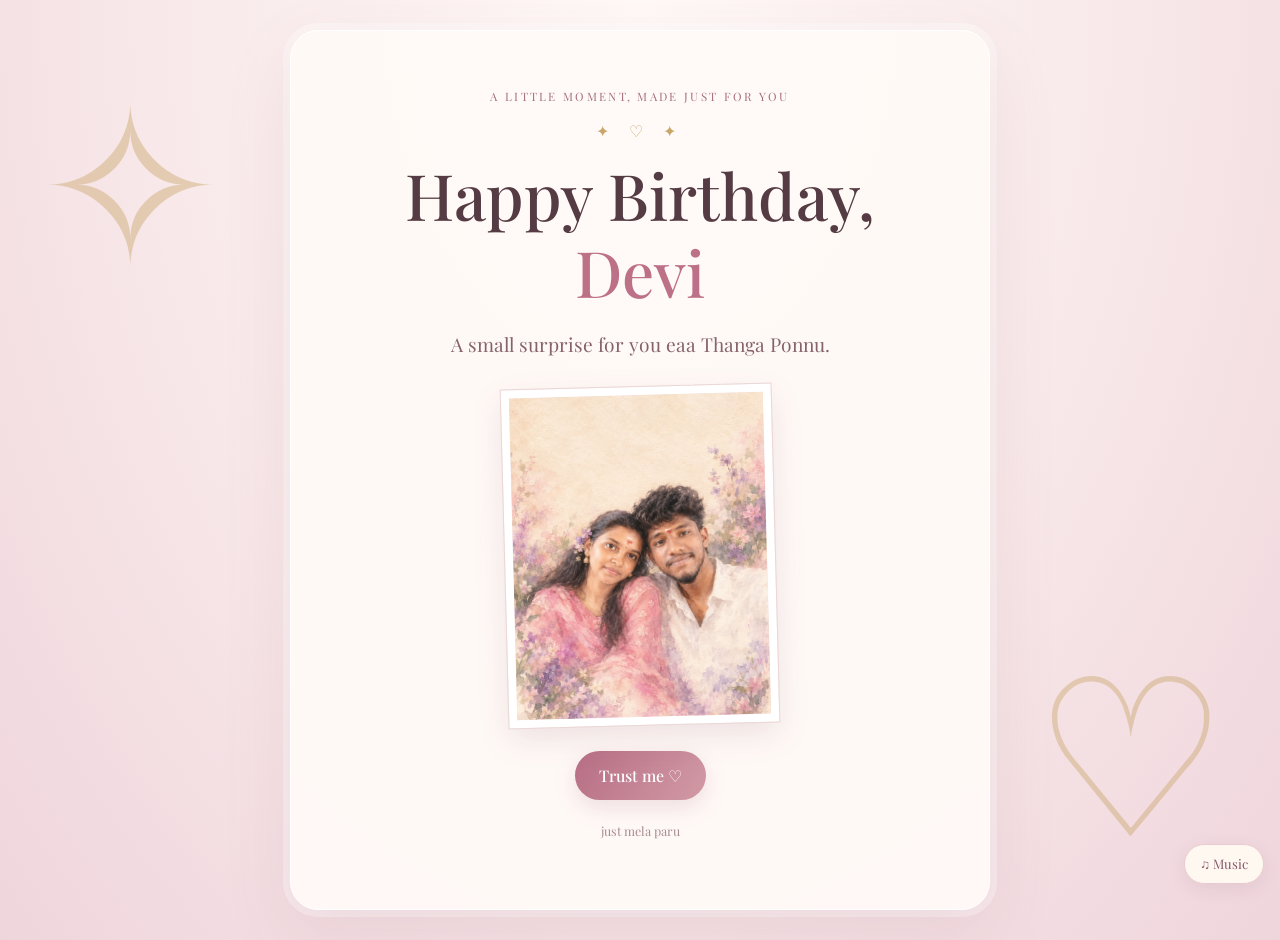
<file: index.html>
<!DOCTYPE html>
<html lang="en">
<head>
  <meta charset="UTF-8">
  <meta name="viewport" content="width=device-width, initial-scale=1.0">
  <title>A Little Birthday Surprise</title>
  <link rel="stylesheet" href="style.css">
  <script src="script.js" defer></script>
</head>
<body class="page page-home">
  <main class="card hero">
    <p class="eyebrow">A little moment, made just for you</p>
    <div class="ornament">✦ ♡ ✦</div>
    <h1>Happy Birthday,
       <span>Devi</span></h1>
    <p class="lead">A small surprise for you eaa Thanga Ponnu.</p>
    <div class="photo-frame">
      <img src="thango.jpg" alt="Our favourite memory" onerror="this.style.display='none';this.nextElementSibling.style.display='grid'">
      <span class="photo-placeholder">Add your favourite photo<br><small>Replace assets/cover.jpg</small></span>
    </div>
    <a class="button" href="letter.html"> <span>Trust me ♡</span></a>
    <p class="tiny">just mela paru</p>
  </main>
  <button class="music-toggle" data-music-toggle aria-label="Play or pause background music">♫ Music</button>
  <audio id="bgMusic" loop preload="none"><source src="assets/birthday.mp3" type="audio/mpeg"></audio>
</body>
</html>
</file>
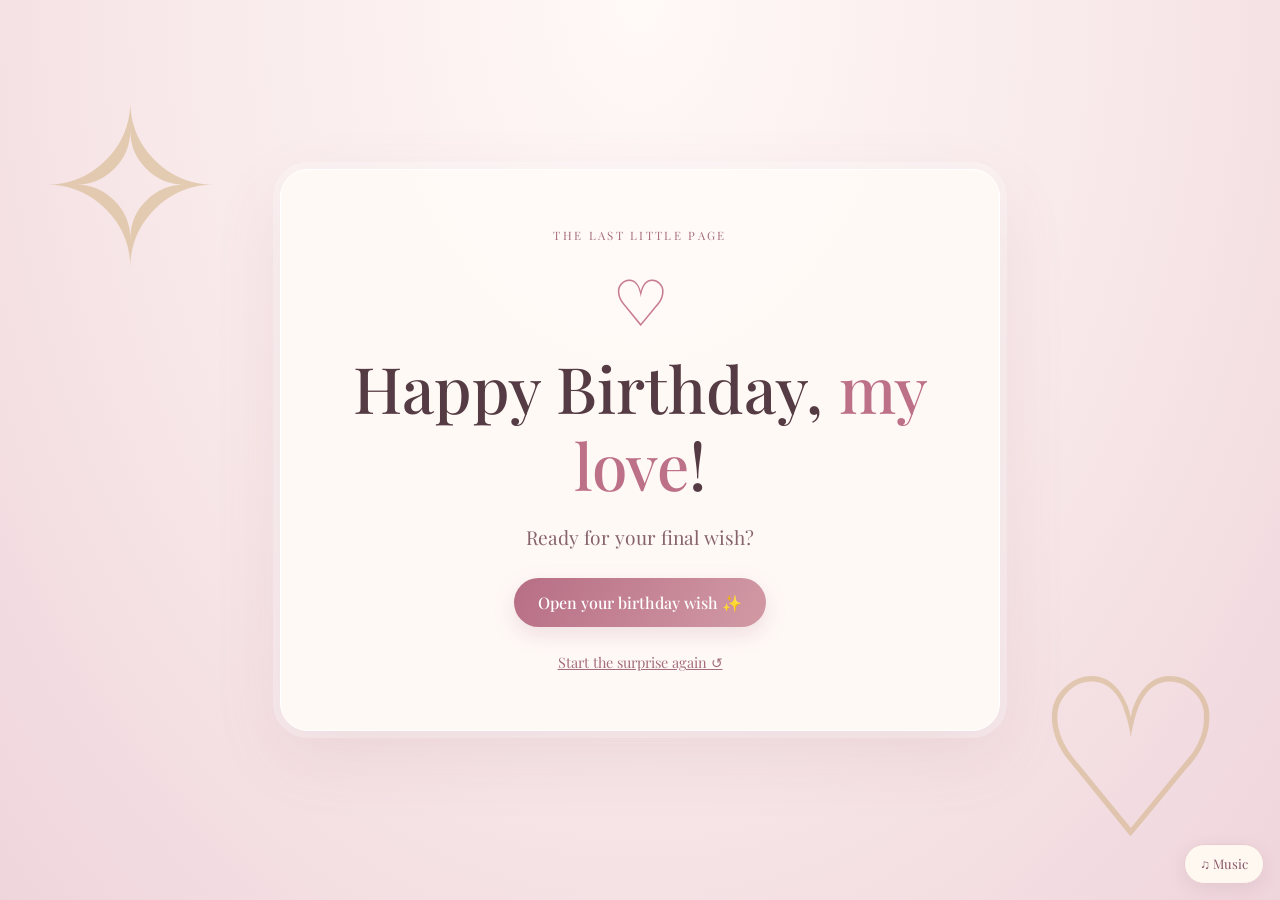
<file: final.html>
<!DOCTYPE html>
<html lang="en">
<head>
  <meta charset="UTF-8"><meta name="viewport" content="width=device-width, initial-scale=1.0">
  <title>Your Final Surprise</title><link rel="stylesheet" href="style.css"><script src="script.js" defer></script>
</head>
<body class="page final-page">
  <main class="card final-card">
    <p class="eyebrow">The last little page</p>
    <div class="big-heart">♡</div>
    <h1>Happy Birthday, <span data-name>my love</span>!</h1>
    <p class="lead">Ready for your final wish?</p>
    <button class="button" id="revealFinal">Open your birthday wish ✨</button>
    <section id="finalMessage" class="final-message" hidden>
      <h2>May your dreams bloom beautifully.</h2>
      <p>May you always find reasons to laugh, people who treat you gently, courage for every new beginning, and little moments that make life feel magical.</p>
      <p>Today is all about celebrating you. Have the loveliest birthday. 💗</p>
      <p class="signature">With so much care, always wishing you the best ♡</p>
      <div class="confetti" aria-hidden="true">✦ ✧ ♡ ✦ ✧ ♡ ✦</div>
    </section>
    <a class="text-link" href="index.html">Start the surprise again ↺</a>
  </main>
  <button class="music-toggle" data-music-toggle aria-label="Play or pause background music">♫ Music</button>
  <audio id="bgMusic" loop preload="none"><source src="assets/birthday.mp3" type="audio/mpeg"></audio>
</body>
</html>
</file>
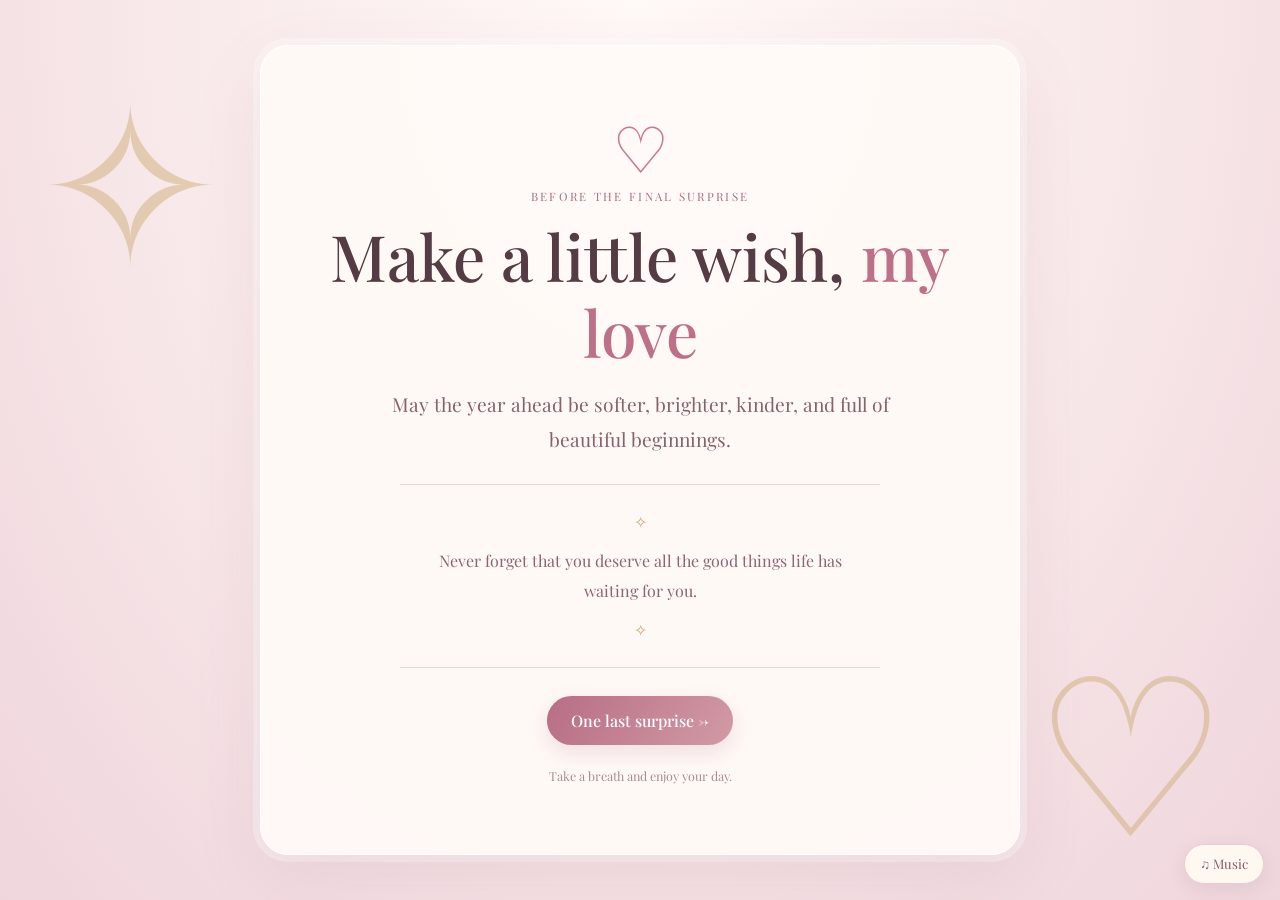
<file: interlude.html>
<!DOCTYPE html>
<html lang="en">
<head>
  <meta charset="UTF-8"><meta name="viewport" content="width=device-width, initial-scale=1.0">
  <title>A Wish For You</title><link rel="stylesheet" href="style.css"><script src="script.js" defer></script>
</head>
<body class="page">
  <main class="card interlude-page">
    <div class="floating-heart">♡</div>
    <p class="eyebrow">Before the final surprise</p>
    <h1>Make a little wish, <span data-name>my love</span></h1>
    <p class="lead">May the year ahead be softer, brighter, kinder, and full of beautiful beginnings.</p>
    <div class="wish-box"><span>✧</span><p>Never forget that you deserve all the good things life has waiting for you.</p><span>✧</span></div>
    <a class="button" href="final.html">One last surprise →</a>
    <p class="tiny">Take a breath and enjoy your day.</p>
  </main>
  <button class="music-toggle" data-music-toggle aria-label="Play or pause background music">♫ Music</button>
  <audio id="bgMusic" loop preload="none"><source src="assets/birthday.mp3" type="audio/mpeg"></audio>
</body>
</html>
</file>
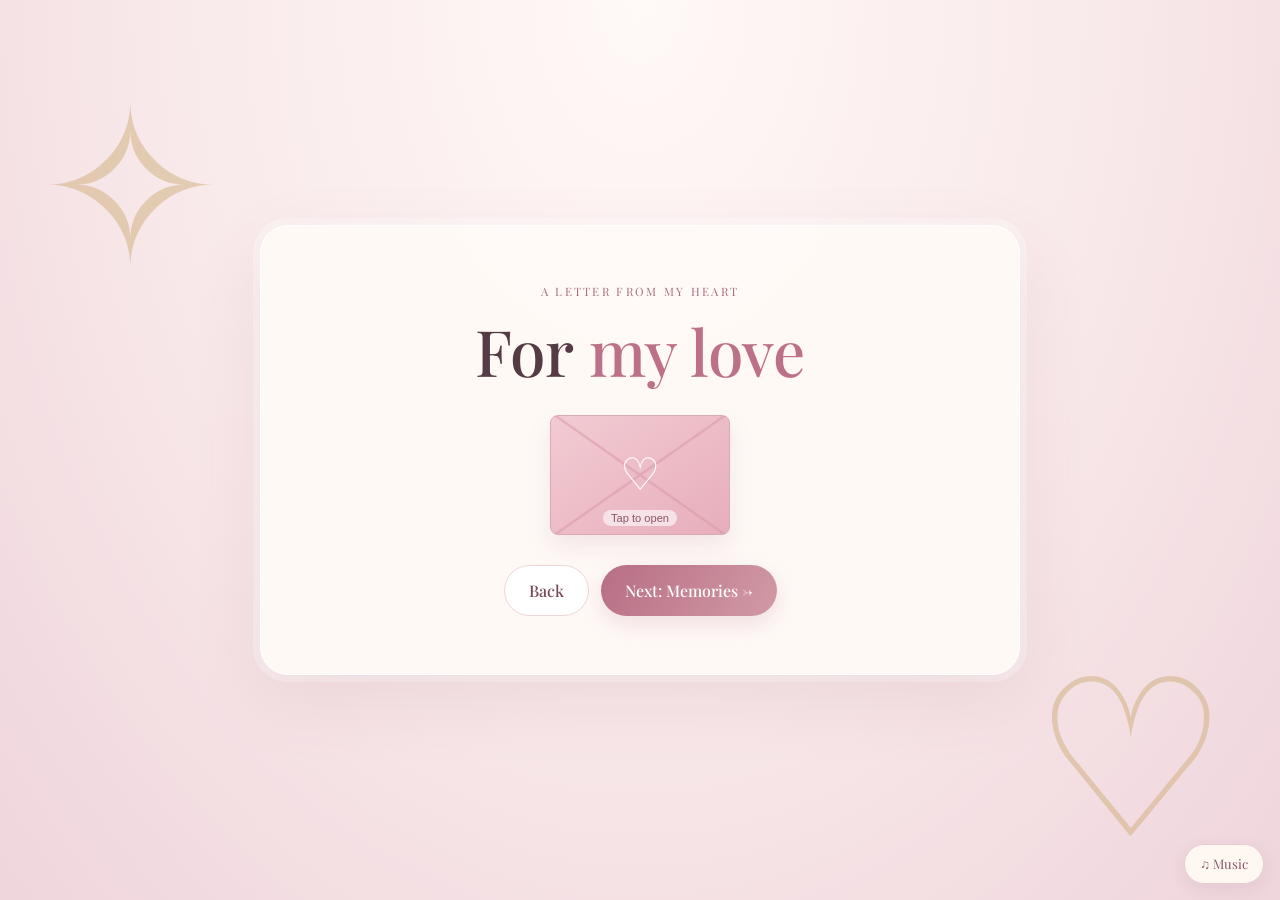
<file: letter.html>
<!DOCTYPE html>
<html lang="en">
<head>
  <meta charset="UTF-8"><meta name="viewport" content="width=device-width, initial-scale=1.0">
  <title>A Letter For You</title><link rel="stylesheet" href="style.css"><script src="script.js" defer></script>
</head>
<body class="page">
  <main class="card letter-page">
    <p class="eyebrow">A letter from my heart</p>
    <h1>For <span data-name>my love</span></h1>
    <button class="envelope" id="openEnvelope" aria-label="Open the birthday letter"><span>♡</span><small>Tap to open</small></button>
    <article class="letter-content" id="letterContent" hidden>
      <p>Happy birthday Devi. 💗</p>
      <p>inaki fulla ethana vati venalum sollu va salikama enoda wisha vagikoo muaa 💋</p>
      <p>I hope this new year of your life brings you gentle days, beautiful surprises, brave dreams, and countless reasons to smile. You deserve kindness, peace, and happiness—not just today, but every day i give it all.</p>
      <p>na unoda intha b'day va romba sp la na ona akanumnu nanakira di more memorys tharanumni nanakira.na unaku evlo memorys thara mudiumo avlo vaum tharuva di .enaku epaum unoda antha kanam siricha pothum</p>
      <p>May your birthday feel warm, magical, and full of love.</p>
      <p>but  sela nerathula na panurathu unaku pudikama irukalam na enala mudicha alavuku elathaum unagaka mathikura di </p>
      <p class="signature">i love you devi, ♡</p>
    </article>
    <nav class="nav-links"><a class="button secondary" href="index.html">Back</a><a class="button" href="memories.html">Next: Memories →</a></nav>
  </main>
  <button class="music-toggle" data-music-toggle aria-label="Play or pause background music">♫ Music</button>
  <audio id="bgMusic" loop preload="none"><source src="birthday.mp3" type="audio/mpeg"></audio>
</body>
</html>
</file>
<file: style.css>
@import url('https://fonts.googleapis.com/css2?family=Caveat:wght@500;600&family=Playfair+Display:wght@400;500;600;700&display=swap');
:root{--rose:#bd7188;--deep:#764653;--gold:#c9a66b;--ink:#553b43;--cream:#fffaf7;--line:#ead7d6}
*{box-sizing:border-box}
html{scroll-behavior:smooth}
body{margin:0;font-family:'Playfair Display',Georgia,serif;color:var(--ink);background:#f8e8e9}
.page{min-height:100vh;display:grid;place-items:center;padding:30px 16px;overflow-x:hidden;background:radial-gradient(ellipse at top,#fff9f7 0,#f8e8e9 55%,#efd5dc 100%);position:relative}
.page:before,.page:after{content:'✧';position:fixed;color:#c9a66b70;font-size:clamp(90px,18vw,220px);pointer-events:none;animation:drift 8s ease-in-out infinite alternate}
.page:before{top:3%;left:3%}.page:after{content:'♡';bottom:1%;right:4%;animation-delay:-3s}
.card{position:relative;z-index:1;width:min(760px,100%);padding:clamp(26px,6vw,58px);text-align:center;background:#fffaf7eF;border:1px solid #ffffff;border-radius:28px;box-shadow:0 24px 70px #8e52651c,0 0 0 7px #ffffff55;animation:appear .8s ease both}
.hero{max-width:700px}.eyebrow{text-transform:uppercase;letter-spacing:.2em;font-size:.72rem;color:#a66e7d;margin:0 0 14px}
h1{font-weight:500;line-height:1.2;font-size:clamp(2.15rem,6vw,4rem);margin:8px 0 16px}h1 span{color:var(--rose)}
.ornament{color:var(--gold);letter-spacing:.5em;margin:16px 0}.lead{font-size:clamp(1rem,2.5vw,1.2rem);line-height:1.8;max-width:550px;margin:0 auto 24px;color:#86636b}
.photo-frame{width:min(270px,100%);aspect-ratio:4/5;margin:26px auto;border:8px solid white;outline:1px solid var(--line);box-shadow:0 12px 32px #74425220;transform:rotate(-1.5deg);overflow:hidden;background:#f5e2e4}
.photo-frame img,.memory-grid img{width:100%;height:100%;object-fit:cover}.photo-placeholder{display:none;place-items:center;min-height:100%;padding:16px;color:#a16e7c;background:linear-gradient(145deg,#f9e5e6,#fff7f0);font-size:1rem;line-height:1.6}
.button{display:inline-flex;align-items:center;justify-content:center;gap:12px;text-decoration:none;border:0;border-radius:999px;padding:14px 24px;background:linear-gradient(120deg,#b76e85,#d29aa5);color:white;font:500 1rem 'Playfair Display',Georgia,serif;box-shadow:0 8px 22px #a05f762c;cursor:pointer;transition:transform .25s,box-shadow .25s}
.button:hover{transform:translateY(-3px);box-shadow:0 12px 28px #a05f763b}.button.secondary{background:#fff;color:var(--deep);border:1px solid var(--line);box-shadow:none}
.tiny{font-size:.78rem;color:#a98b91;margin-top:22px}.music-toggle{position:fixed;right:16px;bottom:16px;z-index:5;border:1px solid #e8cbd0;background:#fffaf2eF;color:#88566a;border-radius:999px;padding:10px 15px;font:inherit;font-size:.82rem;box-shadow:0 5px 18px #66394a17;cursor:pointer}
.envelope{width:180px;height:120px;border:1px solid #d9aab4;border-radius:8px;background:linear-gradient(145deg,#f2cbd3,#e7aebb);margin:25px auto 30px;display:grid;place-items:center;cursor:pointer;box-shadow:0 12px 25px #8c53651c;position:relative;transition:transform .3s}
.envelope:before{content:'';position:absolute;inset:0;background:linear-gradient(35deg,transparent 49%,#d797a7 50%,transparent 51%),linear-gradient(-35deg,transparent 49%,#d797a7 50%,transparent 51%);opacity:.65}
.envelope span{font-size:2.8rem;color:#fff;z-index:1}.envelope small{position:absolute;bottom:8px;color:#8b5364;background:#fff9;padding:2px 8px;border-radius:8px;z-index:1}.envelope:hover{transform:translateY(-4px) rotate(-1deg)}
.letter-content{max-width:580px;margin:0 auto 28px;text-align:left;padding:26px;background:#fffdf9;border:1px solid #f0e0d9;border-radius:16px;line-height:1.9;animation:appear .6s ease}.letter-content p:first-child{font-size:1.3rem;color:#a65e77}.signature{font-family:'Caveat',cursive;font-size:1.7rem!important;color:#ad6c81!important;text-align:right}
.nav-links{display:flex;gap:12px;justify-content:center;flex-wrap:wrap;margin-top:26px}.video-frame{overflow:hidden;border:7px solid white;border-radius:18px;box-shadow:0 10px 30px #7142521a;background:#f4e1e5;margin:24px auto;max-width:600px}.video-frame video{display:block;width:100%;max-height:380px;background:#f4e1e5}
.memory-grid{display:grid;grid-template-columns:repeat(3,1fr);gap:14px;margin:26px 0}.memory-grid figure{margin:0;padding:8px;background:white;box-shadow:0 8px 20px #71425213;transform:rotate(-1deg);border:1px solid #f1e4df}.memory-grid figure:nth-child(2){transform:rotate(1.5deg)}.memory-grid img,.memory-grid .photo-placeholder{aspect-ratio:4/5;width:100%;height:auto;min-height:110px}.memory-grid figcaption{font-size:.78rem;line-height:1.5;padding:9px 2px 3px;color:#986f79}
.floating-heart,.big-heart{color:#c87c93;font-size:4rem;animation:heartbeat 2s ease-in-out infinite}.wish-box{margin:28px auto;padding:22px;max-width:480px;border-top:1px solid var(--line);border-bottom:1px solid var(--line);color:#8b6570;line-height:1.9}.wish-box span{color:var(--gold)}.wish-box p{margin:8px 0}
.final-card{max-width:720px}.final-message{margin:28px auto 0;max-width:560px;padding:25px;border:1px solid #efdadd;border-radius:18px;background:#fffdf9;line-height:1.9;animation:appear .8s ease}.final-message h2{font-weight:500;color:#a45d76;font-size:clamp(1.4rem,4vw,2rem)}.confetti{color:#c79a58;letter-spacing:.7em;font-size:1.4rem;animation:drift 3s ease-in-out infinite alternate}.text-link{display:block;color:#a46d7b;margin-top:25px;font-size:.9rem}
code{background:#f5e9e8;border-radius:4px;padding:2px 5px}
[hidden]{display:none!important}
@keyframes appear{from{opacity:0;transform:translateY(12px)}to{opacity:1;transform:translateY(0)}}
@keyframes drift{from{transform:translateY(-5px) rotate(-5deg)}to{transform:translateY(12px) rotate(5deg)}}
@keyframes heartbeat{0%,100%{transform:scale(1)}50%{transform:scale(1.1)}}
@media(max-width:560px){.page{padding:16px 12px}.card{border-radius:22px;padding:28px 20px}.memory-grid{gap:7px}.memory-grid figure{padding:5px}.memory-grid figcaption{font-size:.68rem}.nav-links .button{padding:12px 17px}.music-toggle{right:10px;bottom:10px}}
</file>
